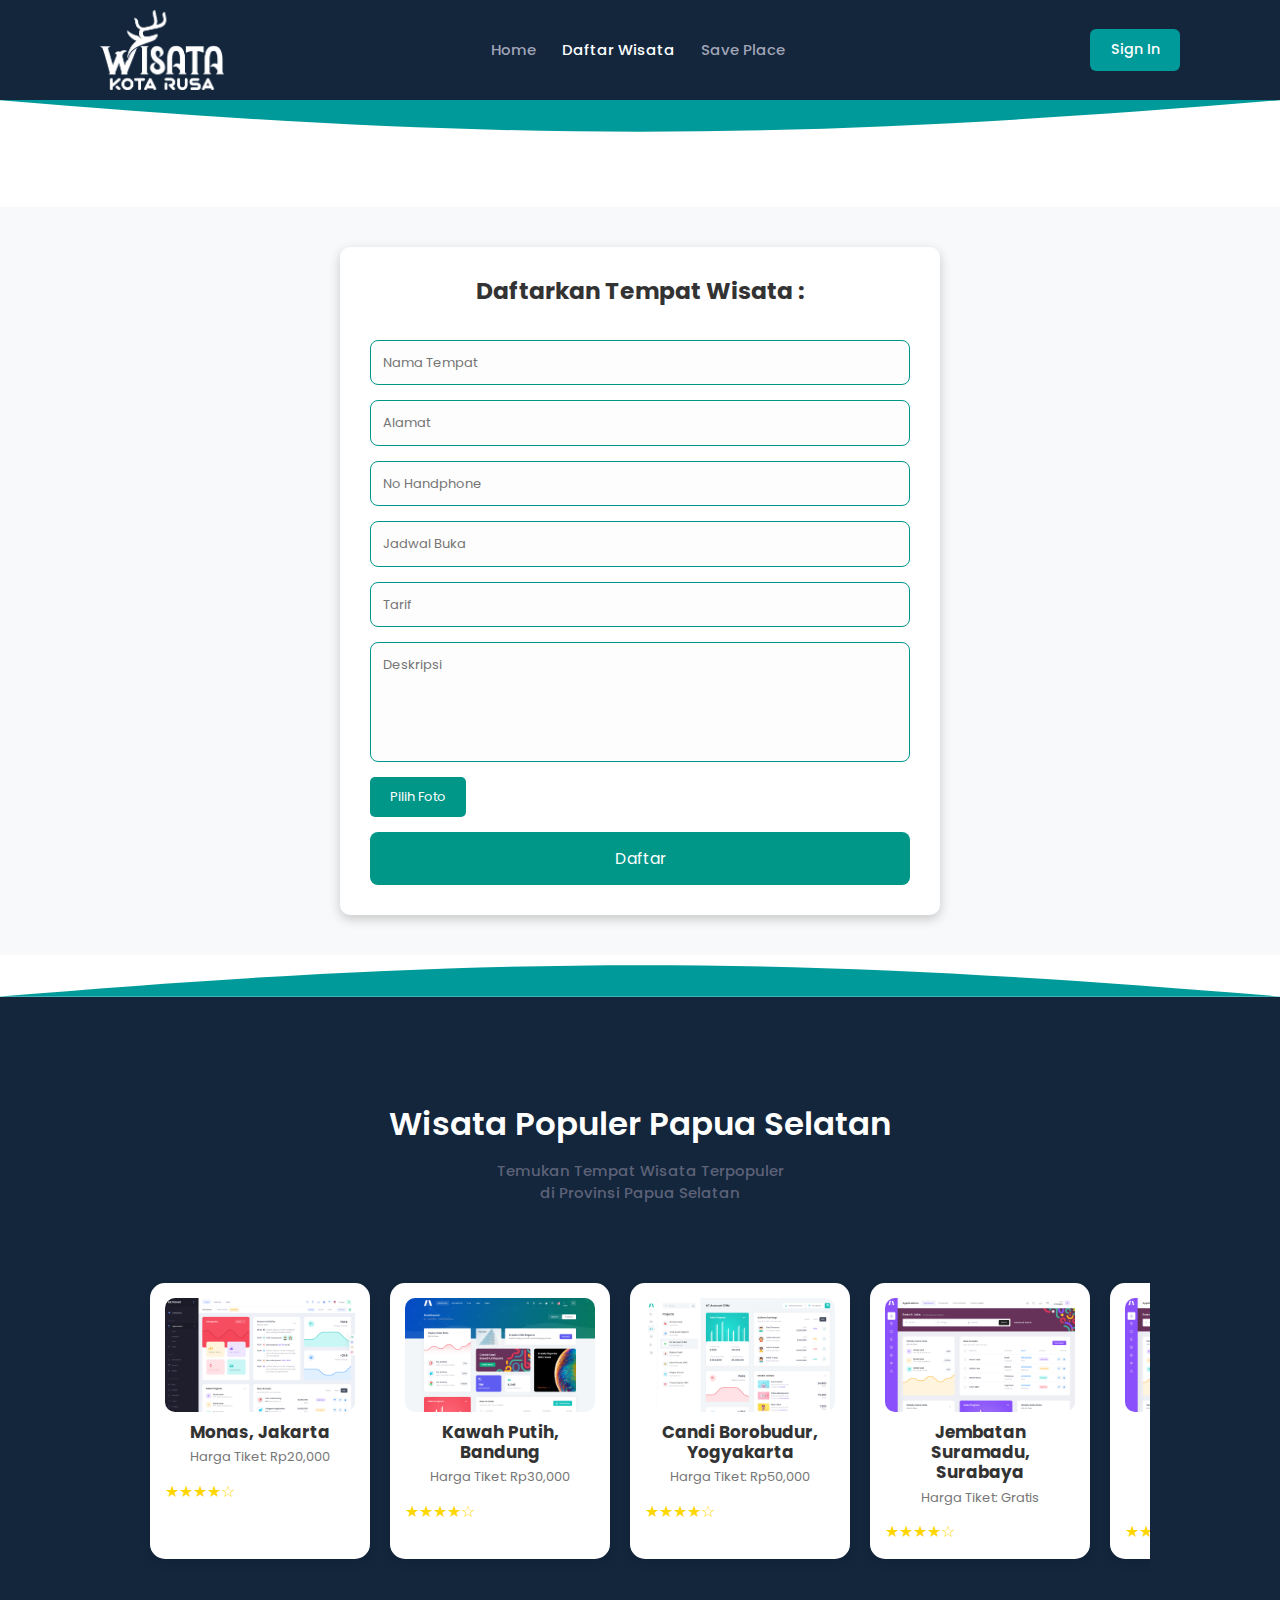
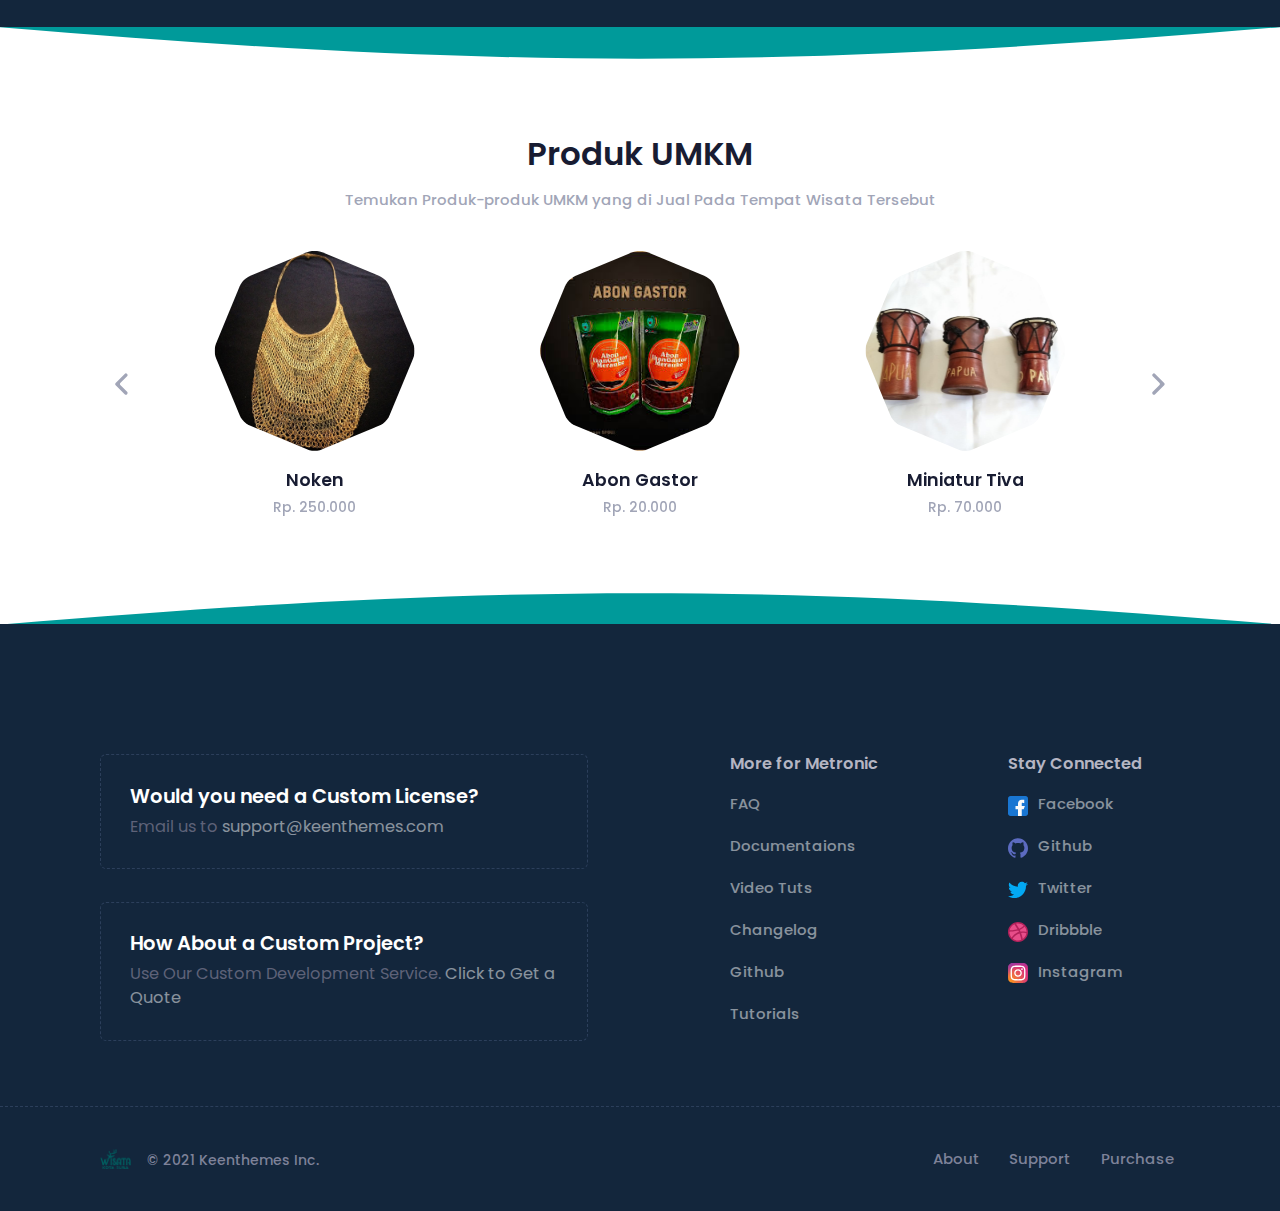
<file: add.blade.html>
<!DOCTYPE html>
<!--
Author: Keenthemes
Product Name: Metronic - Bootstrap 5 HTML, VueJS, React, Angular & Laravel Admin Dashboard Theme
Purchase: https://1.envato.market/EA4JP
Website: http://www.keenthemes.com
Contact: support@keenthemes.com
Follow: www.twitter.com/keenthemes
Dribbble: www.dribbble.com/keenthemes
Like: www.facebook.com/keenthemes
License: For each use you must have a valid license purchased only from above link in order to legally use the theme for your project.
-->
<html lang="en">
	<!--begin::Head-->
	<head><base href="">
		<title>WKR-Bomiproject</title>
		<meta name="description" content="The most advanced Bootstrap Admin Theme on Themeforest trusted by 94,000 beginners and professionals. Multi-demo, Dark Mode, RTL support and complete React, Angular, Vue &amp; Laravel versions. Grab your copy now and get life-time updates for free." />
		<meta name="keywords" content="Metronic, bootstrap, bootstrap 5, Angular, VueJs, React, Laravel, admin themes, web design, figma, web development, free templates, free admin themes, bootstrap theme, bootstrap template, bootstrap dashboard, bootstrap dak mode, bootstrap button, bootstrap datepicker, bootstrap timepicker, fullcalendar, datatables, flaticon" />
		<meta name="viewport" content="width=device-width, initial-scale=1" />
		<meta charset="utf-8" />
		<meta property="og:locale" content="en_US" />
		<meta property="og:type" content="article" />
		<meta property="og:title" content="Metronic - Bootstrap 5 HTML, VueJS, React, Angular &amp; Laravel Admin Dashboard Theme" />
		<meta property="og:url" content="https://keenthemes.com/metronic" />
		<meta property="og:site_name" content="Keenthemes | Metronic" />
		<link rel="canonical" href="https://preview.keenthemes.com/metronic8" />
		<link rel="shortcut icon" href="asset/title.png" />
		<!--begin::Fonts-->
		<link rel="stylesheet" href="https://fonts.googleapis.com/css?family=Poppins:300,400,500,600,700" />
		<!--end::Fonts-->
		<!--begin::Global Stylesheets Bundle(used by all pages)-->
		<link href="assets/plugins/global/plugins.bundle.css" rel="stylesheet" type="text/css" />
		<link href="assets/css/style.bundle.css" rel="stylesheet" type="text/css" />
		<!--end::Global Stylesheets Bundle-->
	</head>
	<!--end::Head-->
	<!--begin::Body-->
	<body id="kt_body" data-bs-spy="scroll" data-bs-target="#kt_landing_menu" data-bs-offset="200" class="bg-white position-relative">
		<!--begin::Main-->
		<div class="d-flex flex-column flex-root">
			<!--begin::Header Section-->
			<div class="mb-0" id="home">
				<!--begin::Wrapper-->
				
					<!--begin::Header-->
					<div class="landing-header" style="background-color:#13263C" data-kt-sticky="true" data-kt-sticky-name="landing-header" data-kt-sticky-offset="{default: '200px', lg: '300px'}">
						<!--begin::Container-->
						<div class="container">
							<!--begin::Wrapper-->
							<div class="d-flex align-items-center justify-content-between">
								<!--begin::Logo-->
								<div class="d-flex align-items-center flex-equal">
									<!--begin::Mobile menu toggle-->
									<button class="btn btn-icon btn-active-color-primary me-3 d-flex d-lg-none" id="kt_landing_menu_toggle">
										<!--begin::Svg Icon | path: icons/duotune/abstract/abs015.svg-->
										<span class="svg-icon svg-icon-2hx">
											<svg xmlns="http://www.w3.org/2000/svg" width="24" height="24" viewBox="0 0 24 24" fill="none">
												<path d="M21 7H3C2.4 7 2 6.6 2 6V4C2 3.4 2.4 3 3 3H21C21.6 3 22 3.4 22 4V6C22 6.6 21.6 7 21 7Z" fill="black" />
												<path opacity="0.3" d="M21 14H3C2.4 14 2 13.6 2 13V11C2 10.4 2.4 10 3 10H21C21.6 10 22 10.4 22 11V13C22 13.6 21.6 14 21 14ZM22 20V18C22 17.4 21.6 17 21 17H3C2.4 17 2 17.4 2 18V20C2 20.6 2.4 21 3 21H21C21.6 21 22 20.6 22 20Z" fill="black" />
											</svg>
										</span>
										<!--end::Svg Icon-->
									</button>
									<!--end::Mobile menu toggle-->
									<!--begin::Logo image-->
									<a href="../../demo1/dist/landing.html">
										<img alt="Logo" src="asset/logo wisata.png" class="logo-default h-40px h-lg-80px" />
										<img alt="Logo" src="asset/logo wisata.png" class="logo-sticky h-40px h-lg-80px" />
									</a>
									<!--end::Logo image-->
								</div>
								<!--end::Logo-->
								<!--begin::Menu wrapper-->
								<div class="d-lg-block" id="kt_header_nav_wrapper">
									<div class="d-lg-block p-5 p-lg-0" data-kt-drawer="true" data-kt-drawer-name="landing-menu" data-kt-drawer-activate="{default: true, lg: false}" data-kt-drawer-overlay="true" data-kt-drawer-width="200px" data-kt-drawer-direction="start" data-kt-drawer-toggle="#kt_landing_menu_toggle" data-kt-swapper="true" data-kt-swapper-mode="prepend" data-kt-swapper-parent="{default: '#kt_body', lg: '#kt_header_nav_wrapper'}">
										<!--begin::Menu-->
										<div class="menu menu-column flex-nowrap menu-rounded menu-lg-row menu-title-gray-500 menu-state-title-primary nav nav-flush fs-5 fw-bold" id="kt_landing_menu">
											<!--begin::Menu item-->
											<div class="menu-item">
												<!--begin::Menu link-->
												<a class="menu-link nav-link py-3 px-4 px-xxl-6" href="index.html" data-kt-scroll-toggle="true" data-kt-drawer-dismiss="true">Home</a>
												<!--end::Menu link-->
											</div>
											<!--end::Menu item-->
											<!--begin::Menu item-->
											<div class="menu-item">
												<!--begin::Menu link-->
												<a class="menu-link nav-link active py-3 px-4 px-xxl-6" href="add.blade.html" data-kt-scroll-toggle="true" data-kt-drawer-dismiss="true">Daftar Wisata</a>
												<!--end::Menu link-->
											</div>
											<!--end::Menu item-->
											<!--begin::Menu item-->
											<div class="menu-item">
												<!--begin::Menu link-->
												<a class="menu-link nav-link py-3 px-4 px-xxl-6" href="saveplace.balde.html" data-kt-scroll-toggle="true" data-kt-drawer-dismiss="true">Save Place</a>
												<!--end::Menu link-->
											</div>
											<!--end::Menu item-->
											
										</div>
										<!--end::Menu-->
									</div>
								</div>
								<!--end::Menu wrapper-->
								<!--begin::Toolbar-->
								<div class="flex-equal text-end ms-1">
									<a href="../../demo1/dist/authentication/flows/basic/sign-in.html" class="btn btn-success">Sign In</a>
								</div>
								<!--end::Toolbar-->
							</div>
							<!--end::Wrapper-->
						</div>
						<!--end::Container-->
					</div>
					<!--end::Header-->
				<!--begin::Curve bottom-->
				<div class="landing-curve landing-dark-color mb-10 mb-lg-20">
					<svg viewBox="15 12 1470 48" fill="none" xmlns="http://www.w3.org/2000/svg">
						<path d="M0 11C3.93573 11.3356 7.85984 11.6689 11.7725 12H1488.16C1492.1 11.6689 1496.04 11.3356 1500 11V12H1488.16C913.668 60.3476 586.282 60.6117 11.7725 12H0V11Z" fill="currentColor"></path>
					</svg>
				</div>
				<!--end::Curve bottom-->
			</div>
			<!--end::Header Section-->
			<div class="register-section">
                <div class="register-container">
                    <form class="register-form" id="registerForm">
                        <h2 class="form-title">Daftarkan Tempat Wisata :</h2>
            
                        <input type="text" name="nama_tempat" placeholder="Nama Tempat" class="form-input" />
                        <input type="text" name="alamat" placeholder="Alamat" class="form-input" />
                        <input type="text" name="no_handphone" placeholder="No Handphone" class="form-input" />
                        <input type="text" name="jadwal_buka" placeholder="Jadwal Buka" class="form-input" />
                        <input type="text" name="tarif" placeholder="Tarif" class="form-input" />
                        <textarea name="deskripsi" placeholder="Deskripsi" class="form-textarea"></textarea>
            
                        <div class="file-upload">
                            <input type="file" name="gambar" id="gambar" class="file-input" />
                            <label for="gambar" class="file-label">Pilih Foto</label>
                        </div>
            
                        <button type="submit" class="submit-button">Daftar</button>
                    </form>
            
                    <div id="overlay" class="overlay hidden"></div>
                    <div id="notification" class="notification hidden">Berhasil Memesan</div>
                </div>
            
                <style>
                    .register-section {
                        display: flex;
                        justify-content: center;
                        padding: 40px;
                        background-color: #f8f9fa;
                    }
            
                    .register-container {
                        max-width: 600px;
                        width: 100%;
                        background-color: #fff;
                        padding: 30px;
                        border-radius: 10px;
                        box-shadow: 0 4px 12px rgba(0, 0, 0, 0.2);
                        position: relative;
                    }
            
                    .register-form {
                        display: flex;
                        flex-direction: column;
                        gap: 15px;
                    }
            
                    .form-title {
                        font-size: 1.8rem;
                        font-weight: bold;
                        text-align: center;
                        margin-bottom: 20px;
                        color: #333;
                    }
            
                    .form-input, .form-textarea {
                        width: 100%;
                        padding: 12px;
                        border: 1px solid #009688;
                        border-radius: 8px;
                        font-size: 1rem;
                        outline: none;
                        background-color: #fdfdfd;
                        transition: border-color 0.3s ease;
                    }
            
                    .form-input:focus, .form-textarea:focus {
                        border-color: #00796b;
                        background-color: #f7f7f7;
                    }
            
                    .form-textarea {
                        height: 120px;
                        resize: none;
                    }
            
                    .file-upload {
                        display: flex;
                        align-items: center;
                        gap: 15px;
                    }
            
                    .file-input {
                        display: none;
                    }
            
                    .file-label {
                        background-color: #009688;
                        color: #fff;
                        padding: 10px 20px;
                        border-radius: 5px;
                        cursor: pointer;
                        font-size: 1rem;
                        text-align: center;
                        transition: background-color 0.3s ease;
                    }
            
                    .file-label:hover {
                        background-color: #00796b;
                    }
            
                    .submit-button {
                        background-color: #009688;
                        color: #fff;
                        padding: 15px;
                        border: none;
                        border-radius: 8px;
                        font-size: 1.2rem;
                        cursor: pointer;
                        text-align: center;
                        transition: background-color 0.3s ease;
                    }
            
                    .submit-button:hover {
                        background-color: #00796b;
                    }
            
                    .submit-button:active {
                        transform: scale(0.98);
                    }
            
                    .overlay {
                        position: fixed;
                        top: 0;
                        left: 0;
                        width: 100%;
                        height: 100%;
                        background-color: rgba(0, 0, 0, 0.5);
                        z-index: 999;
                        display: none;
                    }
            
                    .overlay.visible {
                        display: block;
                    }
            
                    .notification {
                        position: fixed;
                        top: 50%;
                        left: 50%;
                        transform: translate(-50%, -50%);
                        background-color: #4caf50;
                        color: #fff;
                        padding: 10px 20px;
                        border-radius: 8px;
                        font-size: 1.2rem;
                        text-align: center;
                        z-index: 1000;
                        display: none;
                    }
            
                    .notification.hidden {
                        display: none;
                    }
            
                    .notification.visible {
                        display: block;
                    }
                </style>
            
                <script>
                    const form = document.getElementById('registerForm');
                    const notification = document.getElementById('notification');
                    const overlay = document.getElementById('overlay');
            
                    form.addEventListener('submit', (event) => {
                        event.preventDefault();
                        overlay.classList.add('visible');
                        notification.classList.remove('hidden');
                        notification.classList.add('visible');
            
                        setTimeout(() => {
                            overlay.classList.remove('visible');
                            notification.classList.remove('visible');
                            notification.classList.add('hidden');
                        }, 2000);
                    });
                </script>
            </div>
            

            



			<!--end::How It Works Section-->
			<!--begin::Statistics Section-->
			<div class="mt-sm-n50">
				<!--begin::Curve top-->
				<div class="landing-curve landing-dark-color">
					<svg viewBox="15 -1 1470 48" fill="none" xmlns="http://www.w3.org/2000/svg">
						<path d="M1 48C4.93573 47.6644 8.85984 47.3311 12.7725 47H1489.16C1493.1 47.3311 1497.04 47.6644 1501 48V47H1489.16C914.668 -1.34764 587.282 -1.61174 12.7725 47H1V48Z" fill="currentColor"></path>
					</svg>
				</div>
				<!--end::Curve top-->
				<!--begin::Wrapper-->
				<div class="pb-15 pt-18 landing-dark-bg">
					<!--begin::Container-->
					<div class="container">
						<!--begin::Heading-->
						<div class="text-center mt-15 mb-18" id="achievements" data-kt-scroll-offset="{default: 100, lg: 150}">
							<!--begin::Title-->
							<h3 class="fs-2hx text-white fw-bolder mb-5">Wisata Populer Papua Selatan</h3>
							<!--end::Title-->
							<!--begin::Description-->
							<div class="fs-5 text-gray-700 fw-bold">Temukan Tempat Wisata Terpopuler
							<br />di Provinsi Papua Selatan</div>
							<!--end::Description-->
						</div>
						<!--end::Heading-->
						<!--begin::Statistics-->
						<!--begin::How It Works Section-->
<!--begin::How It Works Section-->
<div class="mb-n100 mb-lg-n50 z-index-2 section-inspiration">
    <!--begin::Container-->
    <div class="container mb-50">
        <!--begin::Scrollable Row-->
        <div class="scroll-container-inspiration">
            <!-- Chart Items -->
            <a href="detail.blade.html" class="chart-item-inspiration">
                <div class="chart-img-wrapper-inspiration">
                    <img src="assets/media/product-demos/demo1.png" alt="Jakarta" class="chart-img-inspiration" />
                </div>
                <h4 class="chart-title-inspiration">Monas, Jakarta</h4>
                <p class="chart-description-inspiration">Harga Tiket: Rp20,000</p>
                <div class="rating">
                    <span>★</span><span>★</span><span>★</span><span>★</span><span>☆</span>
                </div>
            </a>
            <a href="bandung.html" class="chart-item-inspiration">
                <div class="chart-img-wrapper-inspiration">
                    <img src="assets/media/product-demos/demo2.png" alt="Bandung" class="chart-img-inspiration" />
                </div>
                <h4 class="chart-title-inspiration">Kawah Putih, Bandung</h4>
                <p class="chart-description-inspiration">Harga Tiket: Rp30,000</p>
                <div class="rating">
                    <span>★</span><span>★</span><span>★</span><span>★</span><span>☆</span>
                </div>
            </a>
            <a href="yogyakarta.html" class="chart-item-inspiration">
                <div class="chart-img-wrapper-inspiration">
                    <img src="assets/media/product-demos/demo3.png" alt="Yogyakarta" class="chart-img-inspiration" />
                </div>
                <h4 class="chart-title-inspiration">Candi Borobudur, Yogyakarta</h4>
                <p class="chart-description-inspiration">Harga Tiket: Rp50,000</p>
                <div class="rating">
                    <span>★</span><span>★</span><span>★</span><span>★</span><span>☆</span>
                </div>
            </a>
            <a href="surabaya.html" class="chart-item-inspiration">
                <div class="chart-img-wrapper-inspiration">
                    <img src="assets/media/product-demos/demo4.png" alt="Surabaya" class="chart-img-inspiration" />
                </div>
                <h4 class="chart-title-inspiration">Jembatan Suramadu, Surabaya</h4>
                <p class="chart-description-inspiration">Harga Tiket: Gratis</p>
                <div class="rating">
                    <span>★</span><span>★</span><span>★</span><span>★</span><span>☆</span>
                </div>
            </a>
            <a href="surabaya.html" class="chart-item-inspiration">
                <div class="chart-img-wrapper-inspiration">
                    <img src="assets/media/product-demos/demo4.png" alt="Surabaya" class="chart-img-inspiration" />
                </div>
                <h4 class="chart-title-inspiration">Jembatan Suramadu, Surabaya</h4>
                <p class="chart-description-inspiration">Harga Tiket: Gratis</p>
                <div class="rating">
                    <span>★</span><span>★</span><span>★</span><span>★</span><span>☆</span>
                </div>
            </a>
            <a href="surabaya.html" class="chart-item-inspiration">
                <div class="chart-img-wrapper-inspiration">
                    <img src="assets/media/product-demos/demo4.png" alt="Surabaya" class="chart-img-inspiration" />
                </div>
                <h4 class="chart-title-inspiration">Jembatan Suramadu, Surabaya</h4>
                <p class="chart-description-inspiration">Harga Tiket: Gratis</p>
                <div class="rating">
                    <span>★</span><span>★</span><span>★</span><span>★</span><span>☆</span>
                </div>
            </a>
            <a href="surabaya.html" class="chart-item-inspiration">
                <div class="chart-img-wrapper-inspiration">
                    <img src="assets/media/product-demos/demo4.png" alt="Surabaya" class="chart-img-inspiration" />
                </div>
                <h4 class="chart-title-inspiration">Jembatan Suramadu, Surabaya</h4>
                <p class="chart-description-inspiration">Harga Tiket: Gratis</p>
                <div class="rating">
                    <span>★</span><span>★</span><span>★</span><span>★</span><span>☆</span>
                </div>
            </a>
            <a href="surabaya.html" class="chart-item-inspiration">
                <div class="chart-img-wrapper-inspiration">
                    <img src="assets/media/product-demos/demo4.png" alt="Surabaya" class="chart-img-inspiration" />
                </div>
                <h4 class="chart-title-inspiration">Jembatan Suramadu, Surabaya</h4>
                <p class="chart-description-inspiration">Harga Tiket: Gratis</p>
                <div class="rating">
                    <span>★</span><span>★</span><span>★</span><span>★</span><span>☆</span>
                </div>
            </a>
            <a href="surabaya.html" class="chart-item-inspiration">
                <div class="chart-img-wrapper-inspiration">
                    <img src="assets/media/product-demos/demo4.png" alt="Surabaya" class="chart-img-inspiration" />
                </div>
                <h4 class="chart-title-inspiration">Jembatan Suramadu, Surabaya</h4>
                <p class="chart-description-inspiration">Harga Tiket: Gratis</p>
                <div class="rating">
                    <span>★</span><span>★</span><span>★</span><span>★</span><span>☆</span>
                </div>
            </a>
        </div>
        <!--end::Scrollable Row-->

        <style>
            .section-inspiration .scroll-container-inspiration {
                display: flex;
                overflow-x: auto;
                gap: 20px;
                padding: 20px;
                scroll-behavior: smooth;
                -ms-overflow-style: none; /* IE and Edge */
                scrollbar-width: none; /* Firefox */
            }

            .section-inspiration .scroll-container-inspiration::-webkit-scrollbar {
                display: none; /* Chrome, Safari, Opera */
            }

            .section-inspiration .chart-item-inspiration {
                flex: 0 0 auto;
                background: #fff;
                border-radius: 15px;
                text-align: center;
                padding: 15px;
                width: 220px;
                box-shadow: 0 4px 8px rgba(0, 0, 0, 0.1);
                transition: transform 0.3s, box-shadow 0.3s;
                text-decoration: none;
                color: inherit;
            }

            .section-inspiration .chart-item-inspiration:hover {
                transform: scale(1.05);
                box-shadow: 0 8px 20px rgba(0, 0, 0, 0.2);
            }

            .section-inspiration .chart-img-wrapper-inspiration {
                position: relative;
                overflow: hidden;
                border-radius: 10px;
                margin-bottom: 10px;
            }

            .section-inspiration .chart-img-inspiration {
                width: 100%;
                height: auto;
                display: block;
                transition: transform 0.3s;
            }

            .section-inspiration .chart-img-wrapper-inspiration:hover .chart-img-inspiration {
                transform: scale(1.1);
            }

            .section-inspiration .chart-title-inspiration {
                font-size: 1.3rem;
                font-weight: bold;
                margin-bottom: 5px;
                color: #333;
            }

            .section-inspiration .chart-description-inspiration {
                font-size: 1rem;
                color: #777;
            }

            .section-inspiration .rating {
                color: #FFD700;
                font-size: 1.2rem;
            }
        </style>
    </div>
    <!--end::Container-->
</div>
<!--end::How It Works Section-->

					</div>
					<!--end::Container-->
				</div>
				<!--end::Wrapper-->
				<!--begin::Curve bottom-->
				<div class="landing-curve landing-dark-color">
					<svg viewBox="15 12 1470 48" fill="none" xmlns="http://www.w3.org/2000/svg">
						<path d="M0 11C3.93573 11.3356 7.85984 11.6689 11.7725 12H1488.16C1492.1 11.6689 1496.04 11.3356 1500 11V12H1488.16C913.668 60.3476 586.282 60.6117 11.7725 12H0V11Z" fill="currentColor"></path>
					</svg>
				</div>
				<!--end::Curve bottom-->
			</div>
			<!--end::Statistics Section-->
			<!--begin::Team Section-->
			<div class="py-10 py-lg-20">
				<!--begin::Container-->
				<div class="container">
					<!--begin::Heading-->
					<div class="text-center mb-12">
						<!--begin::Title-->
						<h3 class="fs-2hx text-dark mb-5" id="team" data-kt-scroll-offset="{default: 100, lg: 150}">Produk UMKM</h3>
						<!--end::Title-->
						<!--begin::Sub-title-->
						<div class="fs-5 text-muted fw-bold">Temukan Produk-produk UMKM yang di Jual Pada Tempat Wisata Tersebut</div>
						<!--end::Sub-title=-->
					</div>
					<!--end::Heading-->
					<!--begin::Slider-->
					<div class="tns tns-default">
						<!--begin::Wrapper-->
						<div data-tns="true" data-tns-loop="true" data-tns-swipe-angle="false" data-tns-speed="2000" data-tns-autoplay="true" data-tns-autoplay-timeout="18000" data-tns-controls="true" data-tns-nav="false" data-tns-items="1" data-tns-center="false" data-tns-dots="false" data-tns-prev-button="#kt_team_slider_prev" data-tns-next-button="#kt_team_slider_next" data-tns-responsive="{1200: {items: 3}, 992: {items: 2}}">
							<!--begin::Item-->
							<div class="text-center">
								<!--begin::Photo-->
								<div class="octagon mx-auto mb-5 d-flex w-200px h-200px bgi-no-repeat bgi-size-contain bgi-position-center" style="background-image:url('asset/noken.jpg')"></div>
								<!--end::Photo-->
								<!--begin::Person-->
								<div class="mb-0">
									<!--begin::Name-->
									<a href="#" class="text-dark fw-bolder text-hover-primary fs-3">Noken</a>
									<!--end::Name-->
									<!--begin::Position-->
									<div class="text-muted fs-6 fw-bold mt-1">Rp. 250.000</div>
									<!--begin::Position-->
								</div>
								<!--end::Person-->
							</div>
							<!--end::Item-->
							<!--begin::Item-->
							<div class="text-center">
								<!--begin::Photo-->
								<div class="octagon mx-auto mb-5 d-flex w-200px h-200px bgi-no-repeat bgi-size-contain bgi-position-center" style="background-image:url('asset/images\ \(1\).jpeg')"></div>
								<!--end::Photo-->
								<!--begin::Person-->
								<div class="mb-0">
									<!--begin::Name-->
									<a href="#" class="text-dark fw-bolder text-hover-primary fs-3">Abon Gastor</a>
									<!--end::Name-->
									<!--begin::Position-->
									<div class="text-muted fs-6 fw-bold mt-1">Rp. 20.000</div>
									<!--begin::Position-->
								</div>
								<!--end::Person-->
							</div>
							<!--end::Item-->
							<!--begin::Item-->
							<div class="text-center">
								<!--begin::Photo-->
								<div class="octagon mx-auto mb-5 d-flex w-200px h-200px bgi-no-repeat bgi-size-contain bgi-position-center" style="background-image:url('asset/id-11134207-7qul3-ljsbuscge28fcf.jpeg')"></div>
								<!--end::Photo-->
								<!--begin::Person-->
								<div class="mb-0">
									<!--begin::Name-->
									<a href="#" class="text-dark fw-bolder text-hover-primary fs-3">Miniatur Tiva</a>
									<!--end::Name-->
									<!--begin::Position-->
									<div class="text-muted fs-6 fw-bold mt-1">Rp. 70.000</div>
									<!--begin::Position-->
								</div>
								<!--end::Person-->
							</div>
							<!--end::Item-->
							<!--begin::Item-->
							<div class="text-center">
								<!--begin::Photo-->
								<div class="octagon mx-auto mb-5 d-flex w-200px h-200px bgi-no-repeat bgi-size-contain bgi-position-center" style="background-image:url('asset/noken.jpg')"></div>
								<!--end::Photo-->
								<!--begin::Person-->
								<div class="mb-0">
									<!--begin::Name-->
									<a href="#" class="text-dark fw-bolder text-hover-primary fs-3">Noken</a>
									<!--end::Name-->
									<!--begin::Position-->
									<div class="text-muted fs-6 fw-bold mt-1">Rp.250.000</div>
									<!--begin::Position-->
								</div>
								<!--end::Person-->
							</div>
							<!--end::Item-->
							<!--begin::Item-->
							<div class="text-center">
								<!--begin::Photo-->
								<div class="octagon mx-auto mb-5 d-flex w-200px h-200px bgi-no-repeat bgi-size-contain bgi-position-center" style="background-image:url('asset/id-11134207-7qul3-ljsbuscge28fcf.jpeg')"></div>
								<!--end::Photo-->
								<!--begin::Person-->
								<div class="mb-0">
									<!--begin::Name-->
									<a href="#" class="text-dark fw-bolder text-hover-primary fs-3">Miniatur Tiva</a>
									<!--end::Name-->
									<!--begin::Position-->
									<div class="text-muted fs-6 fw-bold mt-1">Rp.70.000</div>
									<!--begin::Position-->
								</div>
								<!--end::Person-->
							</div>
							<!--end::Item-->
							<!--begin::Item-->
							<div class="text-center">
								<!--begin::Photo-->
								<div class="octagon mx-auto mb-5 d-flex w-200px h-200px bgi-no-repeat bgi-size-contain bgi-position-center" style="background-image:url('asset/images\ \(1\).jpeg')"></div>
								<!--end::Photo-->
								<!--begin::Person-->
								<div class="mb-0">
									<!--begin::Name-->
									<a href="#" class="text-dark fw-bolder text-hover-primary fs-3">Abon Gastor</a>
									<!--end::Name-->
									<!--begin::Position-->
									<div class="text-muted fs-6 fw-bold mt-1">Rp.20.000</div>
									<!--begin::Position-->
								</div>
								<!--end::Person-->
							</div>
							<!--end::Item-->
							<!--begin::Item-->
							<div class="text-center">
								<!--begin::Photo-->
								<div class="octagon mx-auto mb-5 d-flex w-200px h-200px bgi-no-repeat bgi-size-contain bgi-position-center" style="background-image:url('asset/id-11134207-7qul3-ljsbuscge28fcf.jpeg')"></div>
								<!--end::Photo-->
								<!--begin::Person-->
								<div class="mb-0">
									<!--begin::Name-->
									<a href="#" class="text-dark fw-bolder text-hover-primary fs-3">Miniatuf Tiva</a>
									<!--end::Name-->
									<!--begin::Position-->
									<div class="text-muted fs-6 fw-bold mt-1"><Rp class="70 000"></Rp></div>
									<!--begin::Position-->
								</div>
								<!--end::Person-->
							</div>
							<!--end::Item-->
						</div>
						<!--end::Wrapper-->
						<!--begin::Button-->
						<button class="btn btn-icon btn-active-color-primary" id="kt_team_slider_prev">
							<!--begin::Svg Icon | path: icons/duotune/arrows/arr074.svg-->
							<span class="svg-icon svg-icon-3x">
								<svg xmlns="http://www.w3.org/2000/svg" width="24" height="24" viewBox="0 0 24 24" fill="none">
									<path d="M11.2657 11.4343L15.45 7.25C15.8642 6.83579 15.8642 6.16421 15.45 5.75C15.0358 5.33579 14.3642 5.33579 13.95 5.75L8.40712 11.2929C8.01659 11.6834 8.01659 12.3166 8.40712 12.7071L13.95 18.25C14.3642 18.6642 15.0358 18.6642 15.45 18.25C15.8642 17.8358 15.8642 17.1642 15.45 16.75L11.2657 12.5657C10.9533 12.2533 10.9533 11.7467 11.2657 11.4343Z" fill="black" />
								</svg>
							</span>
							<!--end::Svg Icon-->
						</button>
						<!--end::Button-->
						<!--begin::Button-->
						<button class="btn btn-icon btn-active-color-primary" id="kt_team_slider_next">
							<!--begin::Svg Icon | path: icons/duotune/arrows/arr071.svg-->
							<span class="svg-icon svg-icon-3x">
								<svg xmlns="http://www.w3.org/2000/svg" width="24" height="24" viewBox="0 0 24 24" fill="none">
									<path d="M12.6343 12.5657L8.45001 16.75C8.0358 17.1642 8.0358 17.8358 8.45001 18.25C8.86423 18.6642 9.5358 18.6642 9.95001 18.25L15.4929 12.7071C15.8834 12.3166 15.8834 11.6834 15.4929 11.2929L9.95001 5.75C9.5358 5.33579 8.86423 5.33579 8.45001 5.75C8.0358 6.16421 8.0358 6.83579 8.45001 7.25L12.6343 11.4343C12.9467 11.7467 12.9467 12.2533 12.6343 12.5657Z" fill="black" />
								</svg>
							</span>
							<!--end::Svg Icon-->
						</button>
						<!--end::Button-->
					</div>
					<!--end::Slider-->
				</div>
				<!--end::Container-->
			</div>
			<!--end::Team Section-->
			<!--begin::Footer Section-->
			<div class="mb-0">
				<!--begin::Curve top-->
				<div class="landing-curve landing-dark-color">
					<svg viewBox="15 -1 1470 48" fill="none" xmlns="http://www.w3.org/2000/svg">
						<path d="M1 48C4.93573 47.6644 8.85984 47.3311 12.7725 47H1489.16C1493.1 47.3311 1497.04 47.6644 1501 48V47H1489.16C914.668 -1.34764 587.282 -1.61174 12.7725 47H1V48Z" fill="currentColor"></path>
					</svg>
				</div>
				<!--end::Curve top-->
				<!--begin::Wrapper-->
				<div class="landing-dark-bg pt-20">
					<!--begin::Container-->
					<div class="container">
						<!--begin::Row-->
						<div class="row py-10 py-lg-20">
							<!--begin::Col-->
							<div class="col-lg-6 pe-lg-16 mb-10 mb-lg-0">
								<!--begin::Block-->
								<div class="rounded landing-dark-border p-9 mb-10">
									<!--begin::Title-->
									<h2 class="text-white">Would you need a Custom License?</h2>
									<!--end::Title-->
									<!--begin::Text-->
									<span class="fw-normal fs-4 text-gray-700">Email us to
									<a href="https://keenthemes.com/support" class="text-white opacity-50 text-hover-primary">support@keenthemes.com</a></span>
									<!--end::Text-->
								</div>
								<!--end::Block-->
								<!--begin::Block-->
								<div class="rounded landing-dark-border p-9">
									<!--begin::Title-->
									<h2 class="text-white">How About a Custom Project?</h2>
									<!--end::Title-->
									<!--begin::Text-->
									<span class="fw-normal fs-4 text-gray-700">Use Our Custom Development Service.
									<a href="../../demo1/dist/pages/profile/overview.html" class="text-white opacity-50 text-hover-primary">Click to Get a Quote</a></span>
									<!--end::Text-->
								</div>
								<!--end::Block-->
							</div>
							<!--end::Col-->
							<!--begin::Col-->
							<div class="col-lg-6 ps-lg-16">
								<!--begin::Navs-->
								<div class="d-flex justify-content-center">
									<!--begin::Links-->
									<div class="d-flex fw-bold flex-column me-20">
										<!--begin::Subtitle-->
										<h4 class="fw-bolder text-gray-400 mb-6">More for Metronic</h4>
										<!--end::Subtitle-->
										<!--begin::Link-->
										<a href="#" class="text-white opacity-50 text-hover-primary fs-5 mb-6">FAQ</a>
										<!--end::Link-->
										<!--begin::Link-->
										<a href="#" class="text-white opacity-50 text-hover-primary fs-5 mb-6">Documentaions</a>
										<!--end::Link-->
										<!--begin::Link-->
										<a href="#" class="text-white opacity-50 text-hover-primary fs-5 mb-6">Video Tuts</a>
										<!--end::Link-->
										<!--begin::Link-->
										<a href="#" class="text-white opacity-50 text-hover-primary fs-5 mb-6">Changelog</a>
										<!--end::Link-->
										<!--begin::Link-->
										<a href="#" class="text-white opacity-50 text-hover-primary fs-5 mb-6">Github</a>
										<!--end::Link-->
										<!--begin::Link-->
										<a href="#" class="text-white opacity-50 text-hover-primary fs-5">Tutorials</a>
										<!--end::Link-->
									</div>
									<!--end::Links-->
									<!--begin::Links-->
									<div class="d-flex fw-bold flex-column ms-lg-20">
										<!--begin::Subtitle-->
										<h4 class="fw-bolder text-gray-400 mb-6">Stay Connected</h4>
										<!--end::Subtitle-->
										<!--begin::Link-->
										<a href="#" class="mb-6">
											<img src="assets/media/svg/brand-logos/facebook-4.svg" class="h-20px me-2" alt="" />
											<span class="text-white opacity-50 text-hover-primary fs-5 mb-6">Facebook</span>
										</a>
										<!--end::Link-->
										<!--begin::Link-->
										<a href="#" class="mb-6">
											<img src="assets/media/svg/brand-logos/github.svg" class="h-20px me-2" alt="" />
											<span class="text-white opacity-50 text-hover-primary fs-5 mb-6">Github</span>
										</a>
										<!--end::Link-->
										<!--begin::Link-->
										<a href="#" class="mb-6">
											<img src="assets/media/svg/brand-logos/twitter.svg" class="h-20px me-2" alt="" />
											<span class="text-white opacity-50 text-hover-primary fs-5 mb-6">Twitter</span>
										</a>
										<!--end::Link-->
										<!--begin::Link-->
										<a href="#" class="mb-6">
											<img src="assets/media/svg/brand-logos/dribbble-icon-1.svg" class="h-20px me-2" alt="" />
											<span class="text-white opacity-50 text-hover-primary fs-5 mb-6">Dribbble</span>
										</a>
										<!--end::Link-->
										<!--begin::Link-->
										<a href="#" class="mb-6">
											<img src="assets/media/svg/brand-logos/instagram-2-1.svg" class="h-20px me-2" alt="" />
											<span class="text-white opacity-50 text-hover-primary fs-5 mb-6">Instagram</span>
										</a>
										<!--end::Link-->
									</div>
									<!--end::Links-->
								</div>
								<!--end::Navs-->
							</div>
							<!--end::Col-->
						</div>
						<!--end::Row-->
					</div>
					<!--end::Container-->
					<!--begin::Separator-->
					<div class="landing-dark-separator"></div>
					<!--end::Separator-->
					<!--begin::Container-->
					<div class="container">
						<!--begin::Wrapper-->
						<div class="d-flex flex-column flex-md-row flex-stack py-7 py-lg-10">
							<!--begin::Copyright-->
							<div class="d-flex align-items-center order-2 order-md-1">
								<!--begin::Logo-->
								<a href="../../demo1/dist/landing.html">
									<img alt="Logo" src="asset/logo wisata1.png" class="h-15px h-md-20px" />
								</a>
								<!--end::Logo image-->
								<!--begin::Logo image-->
								<span class="mx-5 fs-6 fw-bold text-gray-600 pt-1" href="https://keenthemes.com">© 2021 Keenthemes Inc.</span>
								<!--end::Logo image-->
							</div>
							<!--end::Copyright-->
							<!--begin::Menu-->
							<ul class="menu menu-gray-600 menu-hover-primary fw-bold fs-6 fs-md-5 order-1 mb-5 mb-md-0">
								<li class="menu-item">
									<a href="https://keenthemes.com" target="_blank" class="menu-link px-2">About</a>
								</li>
								<li class="menu-item mx-5">
									<a href="https://keenthemes.com/support" target="_blank" class="menu-link px-2">Support</a>
								</li>
								<li class="menu-item">
									<a href="" target="_blank" class="menu-link px-2">Purchase</a>
								</li>
							</ul>
							<!--end::Menu-->
						</div>
						<!--end::Wrapper-->
					</div>
					<!--end::Container-->
				</div>
				<!--end::Wrapper-->
			</div>
			<!--end::Footer Section-->
			<!--begin::Scrolltop-->
			<div id="kt_scrolltop" class="scrolltop" data-kt-scrolltop="true">
				<!--begin::Svg Icon | path: icons/duotune/arrows/arr066.svg-->
				<span class="svg-icon">
					<svg xmlns="http://www.w3.org/2000/svg" width="24" height="24" viewBox="0 0 24 24" fill="none">
						<rect opacity="0.5" x="13" y="6" width="13" height="2" rx="1" transform="rotate(90 13 6)" fill="black" />
						<path d="M12.5657 8.56569L16.75 12.75C17.1642 13.1642 17.8358 13.1642 18.25 12.75C18.6642 12.3358 18.6642 11.6642 18.25 11.25L12.7071 5.70711C12.3166 5.31658 11.6834 5.31658 11.2929 5.70711L5.75 11.25C5.33579 11.6642 5.33579 12.3358 5.75 12.75C6.16421 13.1642 6.83579 13.1642 7.25 12.75L11.4343 8.56569C11.7467 8.25327 12.2533 8.25327 12.5657 8.56569Z" fill="black" />
					</svg>
				</span>
				<!--end::Svg Icon-->
			</div>
			<!--end::Scrolltop-->
		</div>
		<!--end::Main-->
		<script>var hostUrl = "assets/";</script>
		<!--begin::Javascript-->
		<!--begin::Global Javascript Bundle(used by all pages)-->
		<script src="assets/plugins/global/plugins.bundle.js"></script>
		<script src="assets/js/scripts.bundle.js"></script>
		<!--end::Global Javascript Bundle-->
		<!--begin::Page Vendors Javascript(used by this page)-->
		<script src="assets/plugins/custom/fslightbox/fslightbox.bundle.js"></script>
		<script src="assets/plugins/custom/typedjs/typedjs.bundle.js"></script>
		<!--end::Page Vendors Javascript-->
		<!--begin::Page Custom Javascript(used by this page)-->
		<script src="assets/js/custom/landing.js"></script>
		<script src="assets/js/custom/pages/company/pricing.js"></script>
		<!--end::Page Custom Javascript-->
		<!--end::Javascript-->
	</body>
	<!--end::Body-->
</html>
</file>
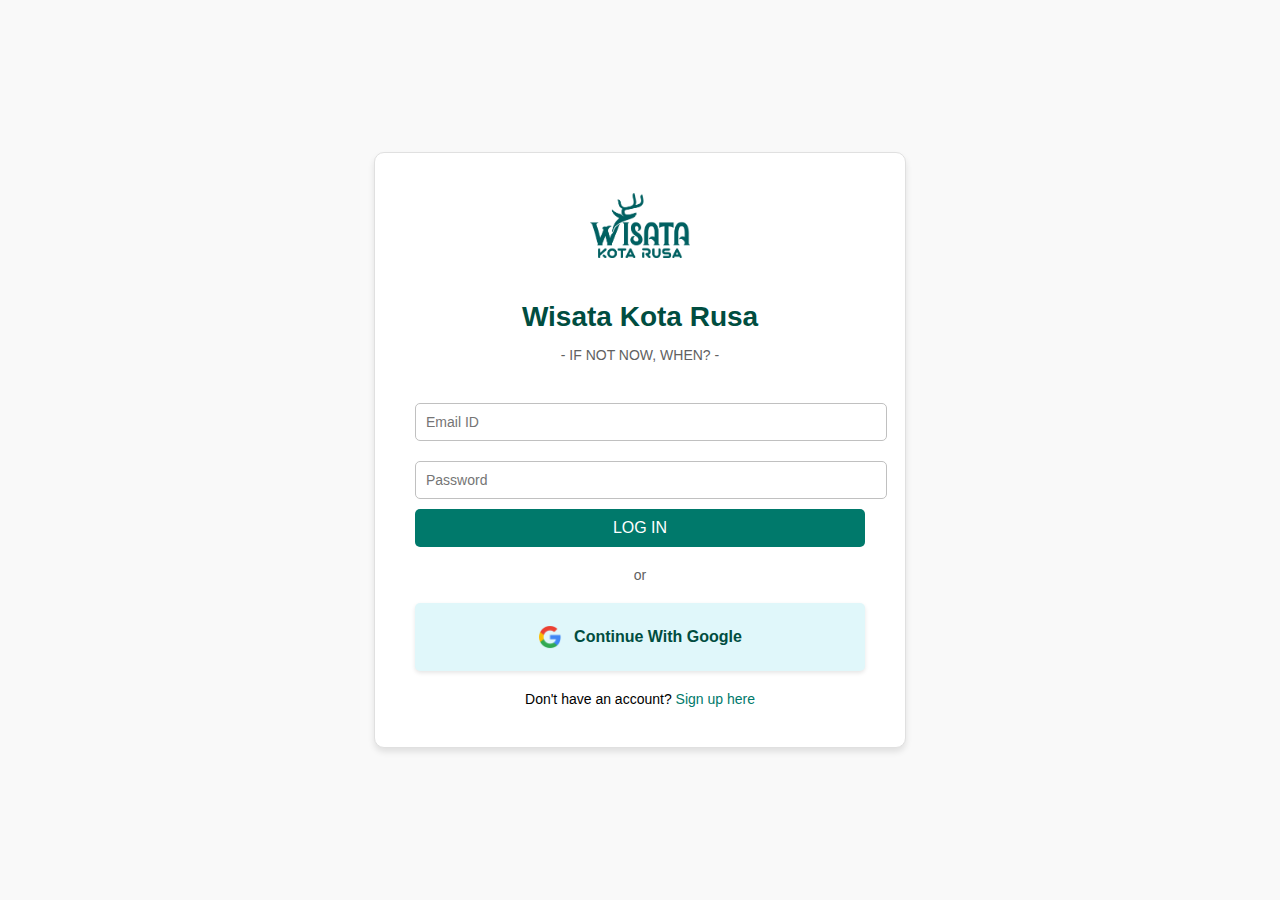
<file: index1.html>
<!DOCTYPE html>
<html lang="en">
<head>
    <meta charset="UTF-8">
    <meta name="viewport" content="width=device-width, initial-scale=1.0">
    <title>Wisata Kota Rusa</title>
    <style>
        body {
            font-family: Arial, sans-serif;
            margin: 0;
            padding: 0;
            background-color: #f9f9f9;
            display: flex;
            justify-content: center;
            align-items: center;
            height: 100vh;
        }

        .login-container {
            background-color: #ffffff;
            border: 1px solid #e0e0e0;
            border-radius: 10px;
            box-shadow: 0 4px 6px rgba(0, 0, 0, 0.1);
            width: 450px;
            padding: 40px;
            text-align: center;
        }

        .login-container img {
            width: 100px;
            margin-bottom: 20px;
        }

        .login-container h1 {
            font-size: 28px;
            color: #004d40;
            margin-bottom: 10px;
        }

        .login-container p {
            font-size: 14px;
            color: #616161;
            margin-bottom: 30px;
        }

        .form-input {
            width: 100%;
            padding: 10px;
            margin: 10px 0;
            border: 1px solid #c0c0c0;
            border-radius: 5px;
            font-size: 14px;
        }

        .btn {
            width: 100%;
            padding: 10px;
            background-color: #00796b;
            color: #ffffff;
            border: none;
            border-radius: 5px;
            font-size: 16px;
            cursor: pointer;
        }

        .btn:hover {
            background-color: #005b4f;
        }

        .or {
            margin: 20px 0;
            font-size: 14px;
            color: #616161;
        }

        .google-btn {
        background-color: #e0f7fa;
        color: #004d40;
        border: none;
        padding: 12px 20px;
        border-radius: 5px;
        font-size: 16px;
        cursor: pointer;
        display: flex;
        align-items: center;
        justify-content: center;
        width: 100%;
        box-shadow: 0 2px 4px rgba(0, 0, 0, 0.1);
        font-weight: bold;
        gap: 12px;
        line-height: 24px;
    }

    .google-btn img {
            width: 24px;
            height: 24px;
            position: relative;
            top: 10px;
        }

    .google-btn:hover {
        background-color: #b2ebf2;
    }

        .signup {
            font-size: 14px;
            margin-top: 20px;
        }

        .signup a {
            color: #00796b;
            text-decoration: none;
        }

        .signup a:hover {
            text-decoration: underline;
        }

        @media (max-width: 768px) {
            .login-container {
                width: 90%;
                padding: 20px;
            }
        }
    </style>
</head>
<body>
    <div class="login-container">
        <img src="asset/logo wisata1.png" alt="Wisata Kota Rusa">
        <h1>Wisata Kota Rusa</h1>
        <p>- IF NOT NOW, WHEN? -</p>
        <form>
            <input type="email" class="form-input" placeholder="Email ID">
            <input type="password" class="form-input" placeholder="Password">
            <a href="home.html">
            <button type="button" class="btn">LOG IN</button>
        </a>
        </form>
        <div class="or">or</div>
        <button type="button" class="google-btn">
            <img src="asset/Google__G__logo.png" alt="Google"> Continue With Google
        </button>
        <div class="signup">
            Don't have an account? <a href="sign_in.html">Sign up here</a>
        </div>
    </div>
</body>
</html>
</file>
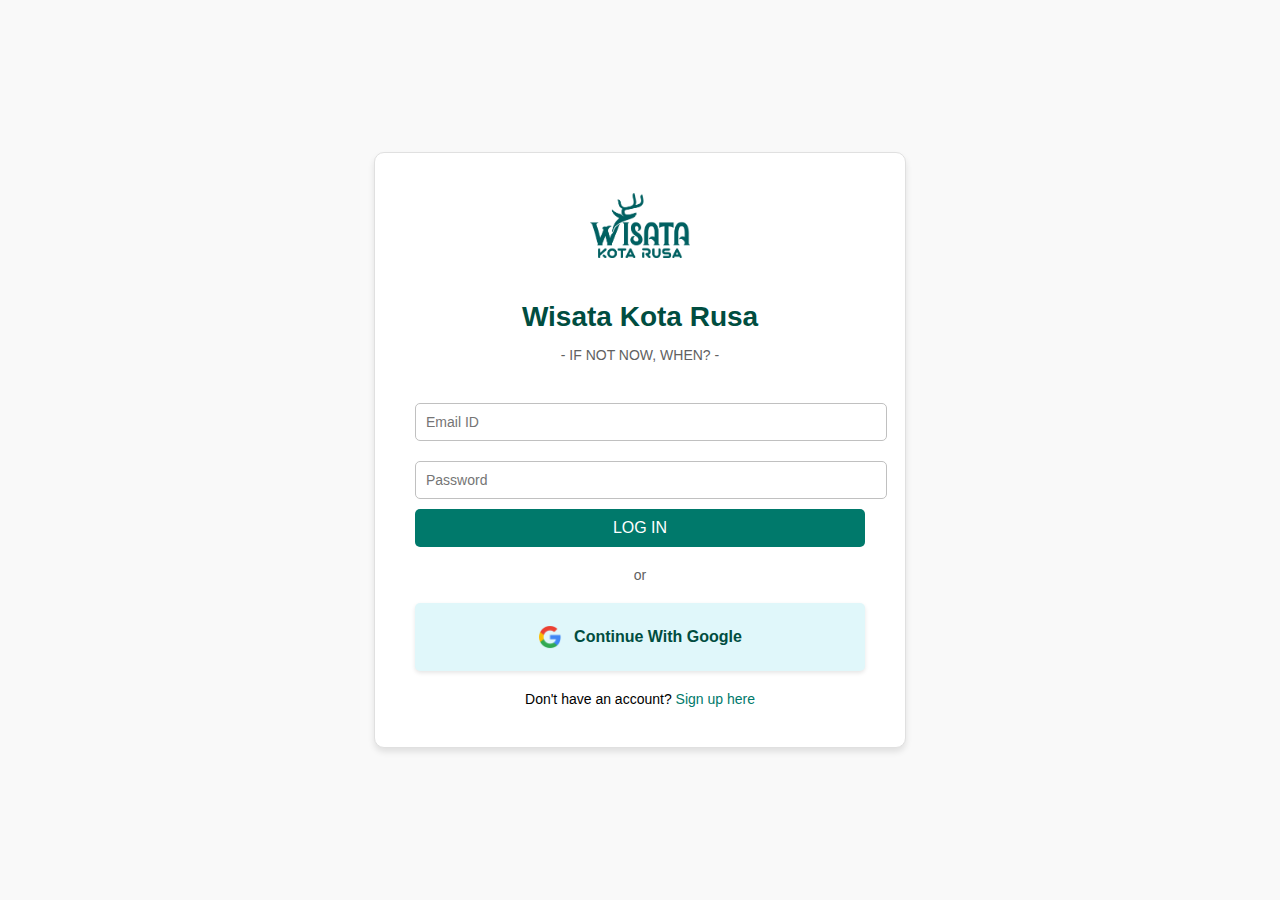
<file: Login.html>
<!DOCTYPE html>
<html lang="en">
<head>
    <meta charset="UTF-8">
    <meta name="viewport" content="width=device-width, initial-scale=1.0">
    <title>Wisata Kota Rusa</title>
    <style>
        body {
            font-family: Arial, sans-serif;
            margin: 0;
            padding: 0;
            background-color: #f9f9f9;
            display: flex;
            justify-content: center;
            align-items: center;
            height: 100vh;
        }

        .login-container {
            background-color: #ffffff;
            border: 1px solid #e0e0e0;
            border-radius: 10px;
            box-shadow: 0 4px 6px rgba(0, 0, 0, 0.1);
            width: 450px;
            padding: 40px;
            text-align: center;
        }

        .login-container img {
            width: 100px;
            margin-bottom: 20px;
        }

        .login-container h1 {
            font-size: 28px;
            color: #004d40;
            margin-bottom: 10px;
        }

        .login-container p {
            font-size: 14px;
            color: #616161;
            margin-bottom: 30px;
        }

        .form-input {
            width: 100%;
            padding: 10px;
            margin: 10px 0;
            border: 1px solid #c0c0c0;
            border-radius: 5px;
            font-size: 14px;
        }

        .btn {
            width: 100%;
            padding: 10px;
            background-color: #00796b;
            color: #ffffff;
            border: none;
            border-radius: 5px;
            font-size: 16px;
            cursor: pointer;
        }

        .btn:hover {
            background-color: #005b4f;
        }

        .or {
            margin: 20px 0;
            font-size: 14px;
            color: #616161;
        }

        .google-btn {
        background-color: #e0f7fa;
        color: #004d40;
        border: none;
        padding: 12px 20px;
        border-radius: 5px;
        font-size: 16px;
        cursor: pointer;
        display: flex;
        align-items: center;
        justify-content: center;
        width: 100%;
        box-shadow: 0 2px 4px rgba(0, 0, 0, 0.1);
        font-weight: bold;
        gap: 12px;
        line-height: 24px;
    }

    .google-btn img {
            width: 24px;
            height: 24px;
            position: relative;
            top: 10px;
        }

    .google-btn:hover {
        background-color: #b2ebf2;
    }

        .signup {
            font-size: 14px;
            margin-top: 20px;
        }

        .signup a {
            color: #00796b;
            text-decoration: none;
        }

        .signup a:hover {
            text-decoration: underline;
        }

        @media (max-width: 768px) {
            .login-container {
                width: 90%;
                padding: 20px;
            }
        }
    </style>
</head>
<body>
    <div class="login-container">
        <img src="asset/logo wisata1.png" alt="Wisata Kota Rusa">
        <h1>Wisata Kota Rusa</h1>
        <p>- IF NOT NOW, WHEN? -</p>
        <form>
            <input type="email" class="form-input" placeholder="Email ID">
            <input type="password" class="form-input" placeholder="Password">
            <a href="index.html">
            <button type="button" class="btn">LOG IN</button>
        </a>
        </form>
        <div class="or">or</div>
        <button type="button" class="google-btn">
            <img src="asset/Google__G__logo.png" alt="Google"> Continue With Google
        </button>
        <div class="signup">
            Don't have an account? <a href="sign_in.html">Sign up here</a>
        </div>
    </div>
</body>
</html>
</file>
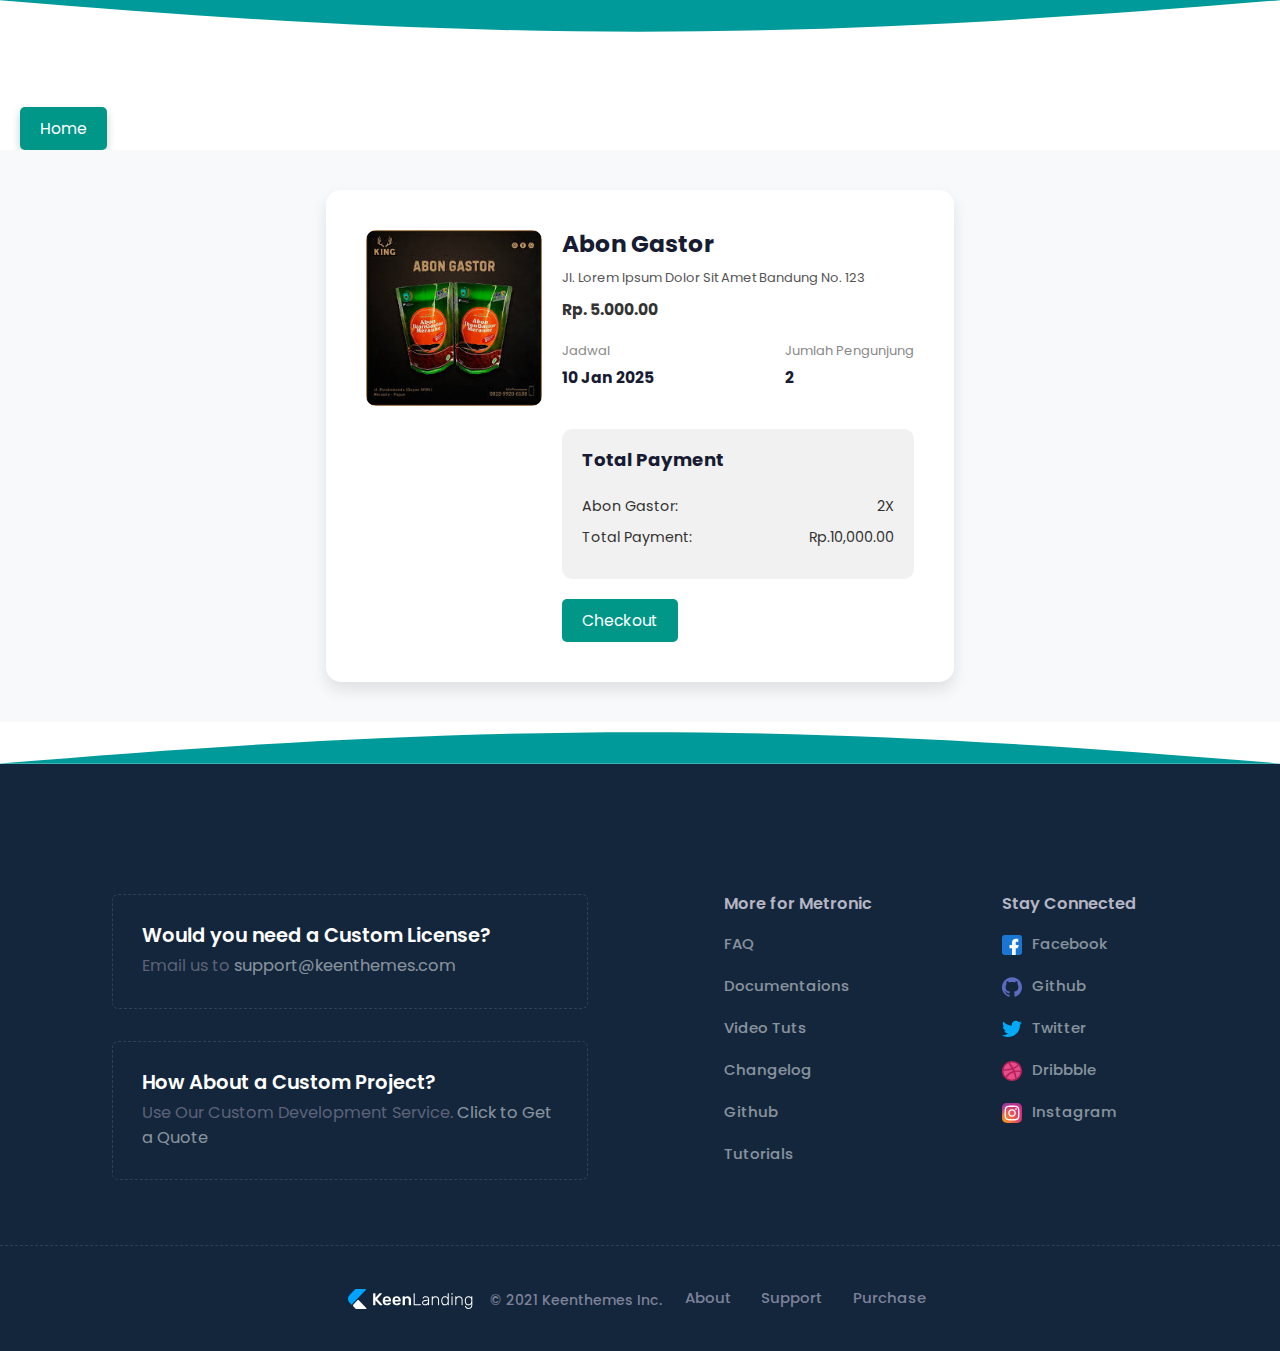
<file: payment.produk.html>
<!DOCTYPE html>
<!--
Author: Keenthemes
Product Name: Metronic - Bootstrap 5 HTML, VueJS, React, Angular & Laravel Admin Dashboard Theme
Purchase: https://1.envato.market/EA4JP
Website: http://www.keenthemes.com
Contact: support@keenthemes.com
Follow: www.twitter.com/keenthemes
Dribbble: www.dribbble.com/keenthemes
Like: www.facebook.com/keenthemes
License: For each use you must have a valid license purchased only from above link in order to legally use the theme for your project.
-->
<html lang="en">
<!--begin::Head-->

<head>
	<base href="">
	<title>WKR-Bomiproject</title>
	<meta name="description"
		content="The most advanced Bootstrap Admin Theme on Themeforest trusted by 94,000 beginners and professionals. Multi-demo, Dark Mode, RTL support and complete React, Angular, Vue &amp; Laravel versions. Grab your copy now and get life-time updates for free." />
	<meta name="keywords"
		content="Metronic, bootstrap, bootstrap 5, Angular, VueJs, React, Laravel, admin themes, web design, figma, web development, free templates, free admin themes, bootstrap theme, bootstrap template, bootstrap dashboard, bootstrap dak mode, bootstrap button, bootstrap datepicker, bootstrap timepicker, fullcalendar, datatables, flaticon" />
	<meta name="viewport" content="width=device-width, initial-scale=1" />
	<meta charset="utf-8" />
	<meta property="og:locale" content="en_US" />
	<meta property="og:type" content="article" />
	<meta property="og:title"
		content="Metronic - Bootstrap 5 HTML, VueJS, React, Angular &amp; Laravel Admin Dashboard Theme" />
	<meta property="og:url" content="https://keenthemes.com/metronic" />
	<meta property="og:site_name" content="Keenthemes | Metronic" />
	<link rel="canonical" href="https://preview.keenthemes.com/metronic8" />
	<link rel="shortcut icon" href="asset/title.png" />
	<!--begin::Fonts-->
	<link rel="stylesheet" href="https://fonts.googleapis.com/css?family=Poppins:300,400,500,600,700" />
	<!--end::Fonts-->
	<!--begin::Global Stylesheets Bundle(used by all pages)-->
	<link href="assets/plugins/global/plugins.bundle.css" rel="stylesheet" type="text/css" />
	<link href="assets/css/style.bundle.css" rel="stylesheet" type="text/css" />
	<!--end::Global Stylesheets Bundle-->
</head>
<!--end::Head-->
<!--begin::Body-->

<body id="kt_body" data-bs-spy="scroll" data-bs-target="#kt_landing_menu" data-bs-offset="200"
	class="bg-white position-relative">
	<!--begin::Main-->
	<div class="d-flex flex-column flex-root">
		<!--begin::Header Section-->
<div class="mb-0" id="home">
    <!--begin::Curve bottom-->
    <div class="landing-curve landing-dark-color mb-10 mb-lg-20">
        <svg viewBox="15 12 1470 48" fill="none" xmlns="http://www.w3.org/2000/svg">
            <path
                d="M0 11C3.93573 11.3356 7.85984 11.6689 11.7725 12H1488.16C1492.1 11.6689 1496.04 11.3356 1500 11V12H1488.16C913.668 60.3476 586.282 60.6117 11.7725 12H0V11Z"
                fill="currentColor"></path>
        </svg>
    </div>
    <!--end::Curve bottom-->
    
    <!--begin::Button Home-->
    <a href="index.html" class="home-button-container">
        <button class="home-button" onclick="goToHome()">Home</button>
	</a>
    <!--end::Button Home-->

    <style>
        .home-button-container {
            display: flex;
            justify-content: flex-start;
            padding-left: 20px; /* Adjust as needed to position the button */
        }

        .home-button {
            background-color: #009688;
            color: #fff;
            padding: 10px 20px;
            border: none;
            border-radius: 5px;
            cursor: pointer;
            font-size: 1.2rem;
            box-shadow: 0 4px 8px rgba(0, 0, 0, 0.2);
            transition: background-color 0.3s, transform 0.2s;
        }

        .home-button:hover {
            background-color: #00796b;
            transform: scale(1.05);
        }
    </style>

    <script>
        function goToHome() {
            window.scrollTo({ top: 0, behavior: 'smooth' });
        }
    </script>
</div>
<!--end::Header Section-->

		</div>
		<div class="payment-section">
			<div class="container">
				<div class="payment-card">
					<div class="image-section">
						<img src="asset/images (1).jpeg" alt="Kapsul Waktu" class="image" />
					</div>
					<div class="details-section">
						<h2 class="title">Abon Gastor</h2>
						<p class="address">Jl. Lorem Ipsum Dolor Sit Amet Bandung No. 123</p>
						<p class="price">Rp. 5.000.00</p>
		
						<div class="schedule-info">
							<div class="info">
								<span class="label">Jadwal</span>
								<span class="value">10 Jan 2025</span>
							</div>
							<div class="info">
								<span class="label">Jumlah Pengunjung</span>
								<span class="value">2</span>
							</div>
						</div>
		
						<div class="summary">
							<div class="summary-row">
								<h3>Total Payment</h3>
							</div>
							<div class="summary-row">
								<span class="summary-label">Abon Gastor:</span>
								<span id="total-visitors" class="summary-value">2X</span>
							</div>
							<div class="summary-row">
								<span class="summary-label">Total Payment:</span>
								<span id="total-payment" class="summary-value">Rp.10,000.00</span>
							</div>
						</div>
						
						<a href="index.html"><button class="checkout-button" onclick="showNotification()">Checkout</button></a>
					</div>
				</div>
			</div>
		
			<div id="notification" class="notification hidden">Berhasil Memesan</div>
		
			<style>
				.payment-section {
					display: flex;
					justify-content: center;
					padding: 40px;
					background-color: #f8f9fa;
				}
		
				.container {
					display: flex;
					justify-content: center;
				}
		
				.payment-card {
					display: flex;
					gap: 20px;
					background-color: #fff;
					border-radius: 15px;
					box-shadow: 0 8px 16px rgba(0, 0, 0, 0.1);
					max-width: 1800px;
					padding: 40px;
				}
		
				.image-section {
					flex: 1;
				}
		
				.image {
					width: 100%;
					height: auto;
					border-radius: 10px;
				}
		
				.details-section {
					flex: 2;
					display: flex;
					flex-direction: column;
				}
		
				.title {
					font-size: 1.8rem;
					font-weight: bold;
					margin-bottom: 10px;
				}
		
				.address {
					font-size: 1rem;
					color: #555;
					margin-bottom: 10px;
				}
		
				.price {
					font-size: 1.2rem;
					color: #333;
					font-weight: bold;
					margin-bottom: 20px;
				}
		
				.schedule-info {
					display: flex;
					justify-content: space-between;
					margin-bottom: 20px;
				}
		
				.info {
					display: flex;
					flex-direction: column;
				}
		
				.label {
					font-size: 1rem;
					color: #888;
					margin-bottom: 5px;
				}
		
				.value {
					font-size: 1.2rem;
					font-weight: bold;
				}
		
				.summary {
					margin-top: 20px;
					background-color: #f1f1f1;
					padding: 20px;
					border-radius: 10px;
				}
		
				.summary-row {
					display: flex;
					justify-content: space-between;
					margin-bottom: 10px;
				}
		
				.summary-label {
					font-size: 1.1rem;
					color: #333;
				}
		
				.summary-value {
					font-size: 1.1rem;
					color: #333;
				}
		
				.summary h3 {
					font-size: 1.4rem;
					font-weight: bold;
					margin-bottom: 15px;
				}
		
				.checkout-button {
					margin-top: 20px;
					background-color: #009688;
					color: #fff;
					padding: 10px 20px;
					border: none;
					border-radius: 5px;
					cursor: pointer;
					font-size: 1.2rem;
				}
		
				.checkout-button:hover {
					background-color: #00796b;
				}
		
				.notification {
					position: fixed;
					top: 20px;
					right: 20px;
					background-color: #4caf50;
					color: white;
					padding: 10px 20px;
					border-radius: 5px;
					box-shadow: 0 4px 8px rgba(0, 0, 0, 0.1);
					z-index: 1000;
				}
		
				.notification.hidden {
					display: none;
				}
			</style>
		
			<script>
				function showNotification() {
					const notification = document.getElementById('notification');
					notification.classList.remove('hidden');
					setTimeout(() => {
						notification.classList.add('hidden');
					}, 3000);
				}
			</script>
		</div>
				
		</div>
		
		<!--begin::Footer Section-->
		<div class="mb-0">
			<!--begin::Curve top-->
			<div class="landing-curve landing-dark-color">
				<svg viewBox="15 -1 1470 48" fill="none" xmlns="http://www.w3.org/2000/svg">
					<path
						d="M1 48C4.93573 47.6644 8.85984 47.3311 12.7725 47H1489.16C1493.1 47.3311 1497.04 47.6644 1501 48V47H1489.16C914.668 -1.34764 587.282 -1.61174 12.7725 47H1V48Z"
						fill="currentColor"></path>
				</svg>
			</div>
			<!--end::Curve top-->
			<!--begin::Wrapper-->
			<div class="landing-dark-bg pt-20">
				<!--begin::Container-->
				<div class="container">
					<!--begin::Row-->
					<div class="row py-10 py-lg-20">
						<!--begin::Col-->
						<div class="col-lg-6 pe-lg-16 mb-10 mb-lg-0">
							<!--begin::Block-->
							<div class="rounded landing-dark-border p-9 mb-10">
								<!--begin::Title-->
								<h2 class="text-white">Would you need a Custom License?</h2>
								<!--end::Title-->
								<!--begin::Text-->
								<span class="fw-normal fs-4 text-gray-700">Email us to
									<a href="https://keenthemes.com/support"
										class="text-white opacity-50 text-hover-primary">support@keenthemes.com</a></span>
								<!--end::Text-->
							</div>
							<!--end::Block-->
							<!--begin::Block-->
							<div class="rounded landing-dark-border p-9">
								<!--begin::Title-->
								<h2 class="text-white">How About a Custom Project?</h2>
								<!--end::Title-->
								<!--begin::Text-->
								<span class="fw-normal fs-4 text-gray-700">Use Our Custom Development Service.
									<a href="../../demo1/dist/pages/profile/overview.html"
										class="text-white opacity-50 text-hover-primary">Click to Get a Quote</a></span>
								<!--end::Text-->
							</div>
							<!--end::Block-->
						</div>
						<!--end::Col-->
						<!--begin::Col-->
						<div class="col-lg-6 ps-lg-16">
							<!--begin::Navs-->
							<div class="d-flex justify-content-center">
								<!--begin::Links-->
								<div class="d-flex fw-bold flex-column me-20">
									<!--begin::Subtitle-->
									<h4 class="fw-bolder text-gray-400 mb-6">More for Metronic</h4>
									<!--end::Subtitle-->
									<!--begin::Link-->
									<a href="#" class="text-white opacity-50 text-hover-primary fs-5 mb-6">FAQ</a>
									<!--end::Link-->
									<!--begin::Link-->
									<a href="#"
										class="text-white opacity-50 text-hover-primary fs-5 mb-6">Documentaions</a>
									<!--end::Link-->
									<!--begin::Link-->
									<a href="#" class="text-white opacity-50 text-hover-primary fs-5 mb-6">Video
										Tuts</a>
									<!--end::Link-->
									<!--begin::Link-->
									<a href="#" class="text-white opacity-50 text-hover-primary fs-5 mb-6">Changelog</a>
									<!--end::Link-->
									<!--begin::Link-->
									<a href="#" class="text-white opacity-50 text-hover-primary fs-5 mb-6">Github</a>
									<!--end::Link-->
									<!--begin::Link-->
									<a href="#" class="text-white opacity-50 text-hover-primary fs-5">Tutorials</a>
									<!--end::Link-->
								</div>
								<!--end::Links-->
								<!--begin::Links-->
								<div class="d-flex fw-bold flex-column ms-lg-20">
									<!--begin::Subtitle-->
									<h4 class="fw-bolder text-gray-400 mb-6">Stay Connected</h4>
									<!--end::Subtitle-->
									<!--begin::Link-->
									<a href="#" class="mb-6">
										<img src="assets/media/svg/brand-logos/facebook-4.svg" class="h-20px me-2"
											alt="" />
										<span class="text-white opacity-50 text-hover-primary fs-5 mb-6">Facebook</span>
									</a>
									<!--end::Link-->
									<!--begin::Link-->
									<a href="#" class="mb-6">
										<img src="assets/media/svg/brand-logos/github.svg" class="h-20px me-2" alt="" />
										<span class="text-white opacity-50 text-hover-primary fs-5 mb-6">Github</span>
									</a>
									<!--end::Link-->
									<!--begin::Link-->
									<a href="#" class="mb-6">
										<img src="assets/media/svg/brand-logos/twitter.svg" class="h-20px me-2"
											alt="" />
										<span class="text-white opacity-50 text-hover-primary fs-5 mb-6">Twitter</span>
									</a>
									<!--end::Link-->
									<!--begin::Link-->
									<a href="#" class="mb-6">
										<img src="assets/media/svg/brand-logos/dribbble-icon-1.svg" class="h-20px me-2"
											alt="" />
										<span class="text-white opacity-50 text-hover-primary fs-5 mb-6">Dribbble</span>
									</a>
									<!--end::Link-->
									<!--begin::Link-->
									<a href="#" class="mb-6">
										<img src="assets/media/svg/brand-logos/instagram-2-1.svg" class="h-20px me-2"
											alt="" />
										<span
											class="text-white opacity-50 text-hover-primary fs-5 mb-6">Instagram</span>
									</a>
									<!--end::Link-->
								</div>
								<!--end::Links-->
							</div>
							<!--end::Navs-->
						</div>
						<!--end::Col-->
					</div>
					<!--end::Row-->
				</div>
				<!--end::Container-->
				<!--begin::Separator-->
				<div class="landing-dark-separator"></div>
				<!--end::Separator-->
				<!--begin::Container-->
				<div class="container">
					<!--begin::Wrapper-->
					<div class="d-flex flex-column flex-md-row flex-stack py-7 py-lg-10">
						<!--begin::Copyright-->
						<div class="d-flex align-items-center order-2 order-md-1">
							<!--begin::Logo-->
							<a href="../../demo1/dist/landing.html">
								<img alt="Logo" src="assets/media/logos/logo-landing.svg" class="h-15px h-md-20px" />
							</a>
							<!--end::Logo image-->
							<!--begin::Logo image-->
							<span class="mx-5 fs-6 fw-bold text-gray-600 pt-1" href="https://keenthemes.com">© 2021
								Keenthemes Inc.</span>
							<!--end::Logo image-->
						</div>
						<!--end::Copyright-->
						<!--begin::Menu-->
						<ul class="menu menu-gray-600 menu-hover-primary fw-bold fs-6 fs-md-5 order-1 mb-5 mb-md-0">
							<li class="menu-item">
								<a href="https://keenthemes.com" target="_blank" class="menu-link px-2">About</a>
							</li>
							<li class="menu-item mx-5">
								<a href="https://keenthemes.com/support" target="_blank"
									class="menu-link px-2">Support</a>
							</li>
							<li class="menu-item">
								<a href="" target="_blank" class="menu-link px-2">Purchase</a>
							</li>
						</ul>
						<!--end::Menu-->
					</div>
					<!--end::Wrapper-->
				</div>
				<!--end::Container-->
			</div>
			<!--end::Wrapper-->
		</div>
		<!--end::Footer Section-->
		<!--begin::Scrolltop-->
		<div id="kt_scrolltop" class="scrolltop" data-kt-scrolltop="true">
			<!--begin::Svg Icon | path: icons/duotune/arrows/arr066.svg-->
			<span class="svg-icon">
				<svg xmlns="http://www.w3.org/2000/svg" width="24" height="24" viewBox="0 0 24 24" fill="none">
					<rect opacity="0.5" x="13" y="6" width="13" height="2" rx="1" transform="rotate(90 13 6)"
						fill="black" />
					<path
						d="M12.5657 8.56569L16.75 12.75C17.1642 13.1642 17.8358 13.1642 18.25 12.75C18.6642 12.3358 18.6642 11.6642 18.25 11.25L12.7071 5.70711C12.3166 5.31658 11.6834 5.31658 11.2929 5.70711L5.75 11.25C5.33579 11.6642 5.33579 12.3358 5.75 12.75C6.16421 13.1642 6.83579 13.1642 7.25 12.75L11.4343 8.56569C11.7467 8.25327 12.2533 8.25327 12.5657 8.56569Z"
						fill="black" />
				</svg>
			</span>
			<!--end::Svg Icon-->
		</div>
		<!--end::Scrolltop-->
	</div>
	<!--end::Main-->
	<script>var hostUrl = "assets/";</script>
	<!--begin::Javascript-->
	<!--begin::Global Javascript Bundle(used by all pages)-->
	<script src="assets/plugins/global/plugins.bundle.js"></script>
	<script src="assets/js/scripts.bundle.js"></script>
	<!--end::Global Javascript Bundle-->
	<!--begin::Page Vendors Javascript(used by this page)-->
	<script src="assets/plugins/custom/fslightbox/fslightbox.bundle.js"></script>
	<script src="assets/plugins/custom/typedjs/typedjs.bundle.js"></script>
	<!--end::Page Vendors Javascript-->
	<!--begin::Page Custom Javascript(used by this page)-->
	<script src="assets/js/custom/landing.js"></script>
	<script src="assets/js/custom/pages/company/pricing.js"></script>
	<!--end::Page Custom Javascript-->
	<!--end::Javascript-->
</body>
<!--end::Body-->

</html>
</file>
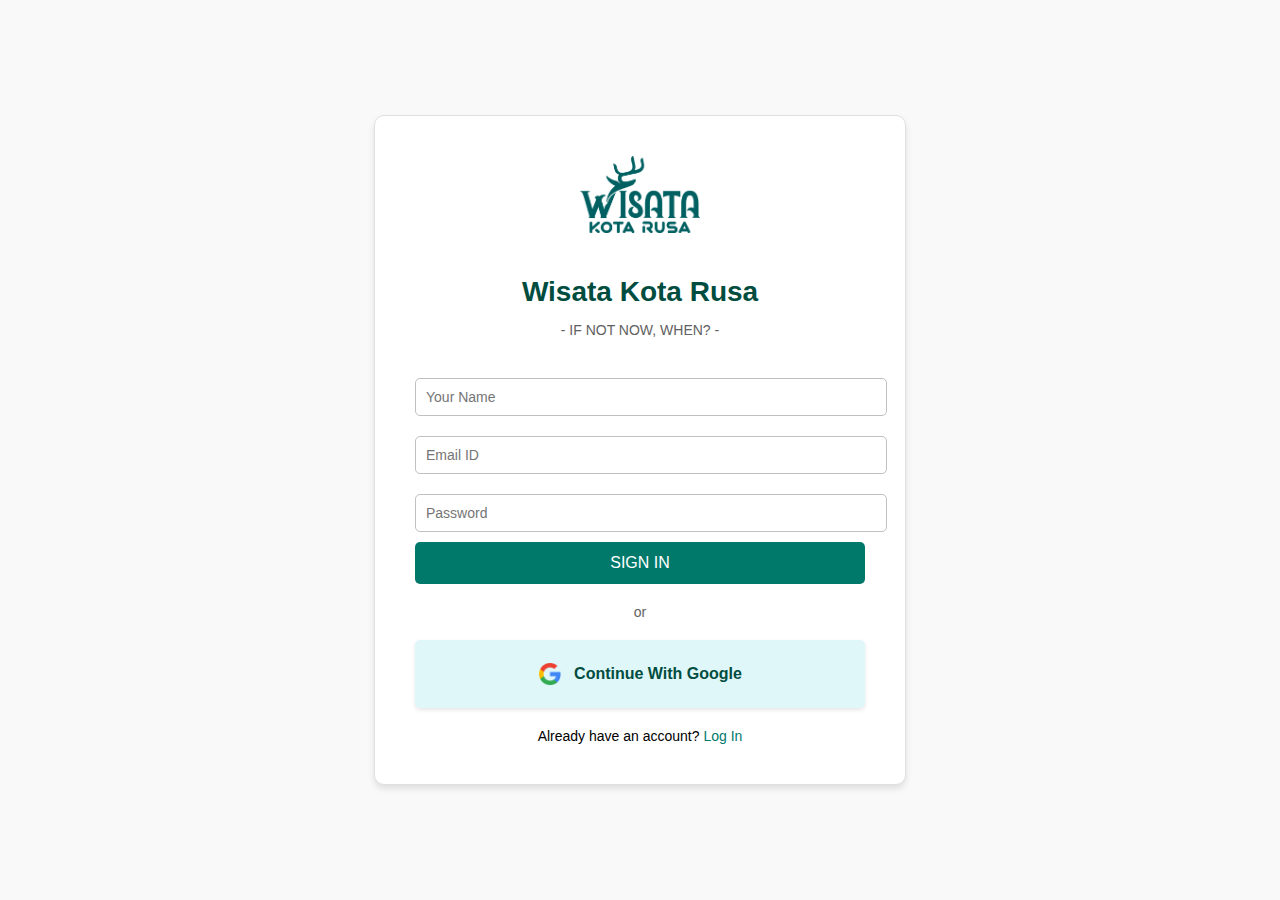
<file: sign_in.html>
<!DOCTYPE html>
<html lang="en">
<head>
    <meta charset="UTF-8">
    <meta name="viewport" content="width=device-width, initial-scale=1.0">
    <title>Sign In - Wisata Kota Rusa</title>
    <style>
        body {
            font-family: Arial, sans-serif;
            margin: 0;
            padding: 0;
            background-color: #f9f9f9;
            display: flex;
            justify-content: center;
            align-items: center;
            height: 100vh;
        }

        .sign-in-container {
            background-color: #ffffff;
            border: 1px solid #e0e0e0;
            border-radius: 10px;
            box-shadow: 0 4px 6px rgba(0, 0, 0, 0.1);
            width: 450px;
            padding: 40px;
            text-align: center;
        }

        .sign-in-container img {
            width: 120px;
            margin-bottom: 20px;
        }

        .sign-in-container h1 {
            font-size: 28px;
            color: #004d40;
            margin-bottom: 10px;
        }

        .sign-in-container p {
            font-size: 14px;
            color: #616161;
            margin-bottom: 30px;
        }

        .form-input {
            width: 100%;
            padding: 10px;
            margin: 10px 0;
            border: 1px solid #c0c0c0;
            border-radius: 5px;
            font-size: 14px;
        }

        .btn {
            width: 100%;
            padding: 12px;
            background-color: #00796b;
            color: #ffffff;
            border: none;
            border-radius: 5px;
            font-size: 16px;
            cursor: pointer;
        }

        .btn:hover {
            background-color: #005b4f;
        }

        .or {
            margin: 20px 0;
            font-size: 14px;
            color: #616161;
        }

        .google-btn {
            background-color: #e0f7fa;
            color: #004d40;
            border: none;
            padding: 12px;
            border-radius: 5px;
            font-size: 16px;
            cursor: pointer;
            display: flex;
            align-items: center;
            justify-content: center;
            width: 100%;
            box-shadow: 0 2px 4px rgba(0, 0, 0, 0.1);
            font-weight: bold;
            gap: 12px;
        }

        .google-btn img {
            width: 24px;
            height: 24px;
            position: relative;
            top: 10px;
        }

        .google-btn:hover {
            background-color: #b2ebf2;
        }

        .footer-text {
            font-size: 14px;
            margin-top: 20px;
        }

        .footer-text a {
            color: #00796b;
            text-decoration: none;
        }

        .footer-text a:hover {
            text-decoration: underline;
        }

        @media (max-width: 768px) {
            .sign-in-container {
                width: 90%;
                padding: 20px;
            }
        }
    </style>
</head>
<body>
    <div class="sign-in-container">
        <img src="asset/logo wisata1.png" alt="Wisata Kota Rusa">
        <h1>Wisata Kota Rusa</h1>
        <p>- IF NOT NOW, WHEN? -</p>
        <form>
            <input type="text" class="form-input" placeholder="Your Name">
            <input type="email" class="form-input" placeholder="Email ID">
            <input type="password" class="form-input" placeholder="Password">
            <a href="index.html">
            <button type="button" class="btn" >SIGN IN </button>
            </a>
        </form>
        <div class="or">or</div>
        <button type="button" class="google-btn" href="index.html">
            <img src="asset/Google__G__logo.png" alt="Google"> Continue With Google
        </button>
        <div class="footer-text">
            Already have an account? <a href="index.html">Log In</a>
        </div>
    </div>
</body>
</html>
</file>
